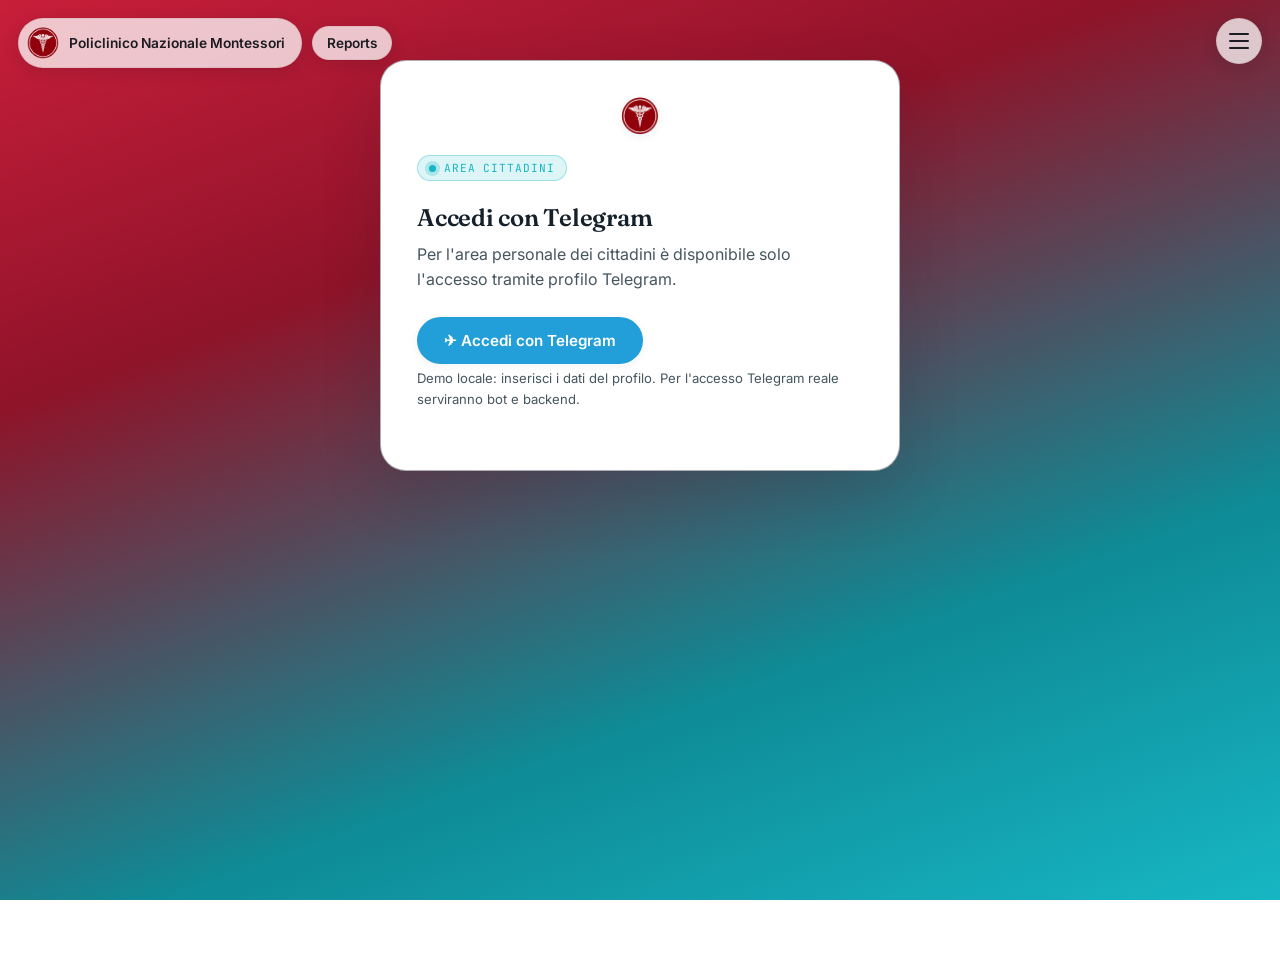
<file: index/area-personale.html>
<!DOCTYPE html>
<html lang="it">
<head>
<meta charset="UTF-8" />
<meta name="viewport" content="width=device-width, initial-scale=1.0" />
<title>Area personale — Policlinico Nazionale Montessori</title>
<link rel="stylesheet" href="../css/style.css" />
<script>(function(){var t=localStorage.getItem('pm_theme')||'light';document.documentElement.setAttribute('data-theme',t);})();</script>
</head>
<body>
  <main class="personal-shell page-top-spacer">
    <section class="container personal-layout">
      <div class="personal-login-card" id="telegram-login-panel">
        <img src="../img/logo_ospedale.png" alt="Logo Policlinico Nazionale Montessori" class="brand-mark" />
        <span class="eyebrow">Area cittadini</span>
        <h1>Accedi con Telegram</h1>
        <p>Per l'area personale dei cittadini è disponibile solo l'accesso tramite profilo Telegram.</p>
        <button type="button" class="btn btn-telegram" id="telegram-connect">✈ Accedi con Telegram</button>
        <p class="form-note">Demo locale: inserisci i dati del profilo. Per l'accesso Telegram reale serviranno bot e backend.</p>
      </div>

      <div class="telegram-connect-card" id="telegram-connect-form" hidden>
        <button class="icon-close" type="button" id="telegram-cancel" aria-label="Chiudi">×</button>
        <h2>Collega il tuo profilo Telegram</h2>
        <form id="citizen-login-form">
          <div class="field"><label for="telegram-name">Nickname Telegram</label><input id="telegram-name" name="username" placeholder="es. MarioRossi" required maxlength="32" /></div>
          <div class="field"><label for="telegram-photo">Foto profilo</label><input id="telegram-photo" name="photo" type="file" accept="image/*" /></div>
          <button class="btn btn-telegram" type="submit">Collega il profilo</button>
        </form>
      </div>

      <div class="personal-dashboard" id="citizen-dashboard" hidden>
        <header class="personal-header">
          <div class="profile-summary">
            <div class="telegram-avatar" id="citizen-avatar" aria-label="Foto profilo Telegram"></div>
            <div><span class="eyebrow">Profilo Telegram collegato</span><h1 id="citizen-name"></h1><p>Area personale del cittadino</p></div>
          </div>
          <div class="account-actions"><button class="notification-button" id="citizen-notifications" aria-label="Notifiche">🔔<span class="notification-count" id="citizen-notification-count">0</span></button><button class="btn btn-outline btn-sm" id="citizen-logout">Esci</button></div>
        </header>

        <div class="notifications-popover" id="citizen-notifications-list" hidden></div>

        <div class="personal-grid">
          <section class="panel-card">
            <span class="eyebrow">Nuovo documento</span>
            <h2>Certificato medico</h2>
            <p>Compila la richiesta: sarà presa in carico dal personale sanitario.</p>
            <button class="btn btn-primary js-open-citizen-form" data-type="certificato_medico">Compila documento</button>
          </section>
          <section class="panel-card">
            <span class="eyebrow">Nuovo documento</span>
            <h2>Cambio sesso</h2>
            <p>Compila la richiesta: sarà presa in carico dalla chirurgia.</p>
            <button class="btn btn-primary js-open-citizen-form" data-type="cambio_sesso">Compila documento</button>
          </section>
        </div>

        <section class="panel-card documents-card">
          <div class="section-title-row"><div><span class="eyebrow">Archivio</span><h2>I tuoi documenti</h2></div><p>Segui qui l'esito delle tue prenotazioni.</p></div>
          <div class="documents-list" id="citizen-documents"></div>
        </section>
      </div>
    </section>
  </main>

  <div class="modal" id="citizen-form-modal" hidden>
    <div class="modal-card">
      <button class="icon-close" type="button" data-close-modal aria-label="Chiudi">×</button>
      <span class="eyebrow">Documento sanitario</span><h2 id="citizen-form-title"></h2>
      <p class="form-note">La richiesta sarà inviata agli infermieri e, dopo la registrazione, alle figure sanitarie competenti.</p>
      <div class="form-error" id="citizen-form-error"></div>
      <form id="citizen-reservation-form">
        <input type="hidden" name="type" id="citizen-form-type" />
        <div class="field"><label for="citizen-first-name">Nome</label><input id="citizen-first-name" name="nome" required /></div>
        <div class="field"><label for="citizen-last-name">Cognome</label><input id="citizen-last-name" name="cognome" required /></div>
        <div class="field"><label for="citizen-note">Note per il personale</label><input id="citizen-note" name="note" maxlength="200" placeholder="Facoltativo" /></div>
        <button class="btn btn-primary" type="submit">Invia documento</button>
      </form>
    </div>
  </div>

<script src="../js/i18n.js"></script>
<script src="../js/auth.js"></script>
<script src="../js/reservations.js"></script>
<script src="../js/site-menu.js"></script>
<script src="../js/citizen.js"></script>
</body>
</html>
</file>
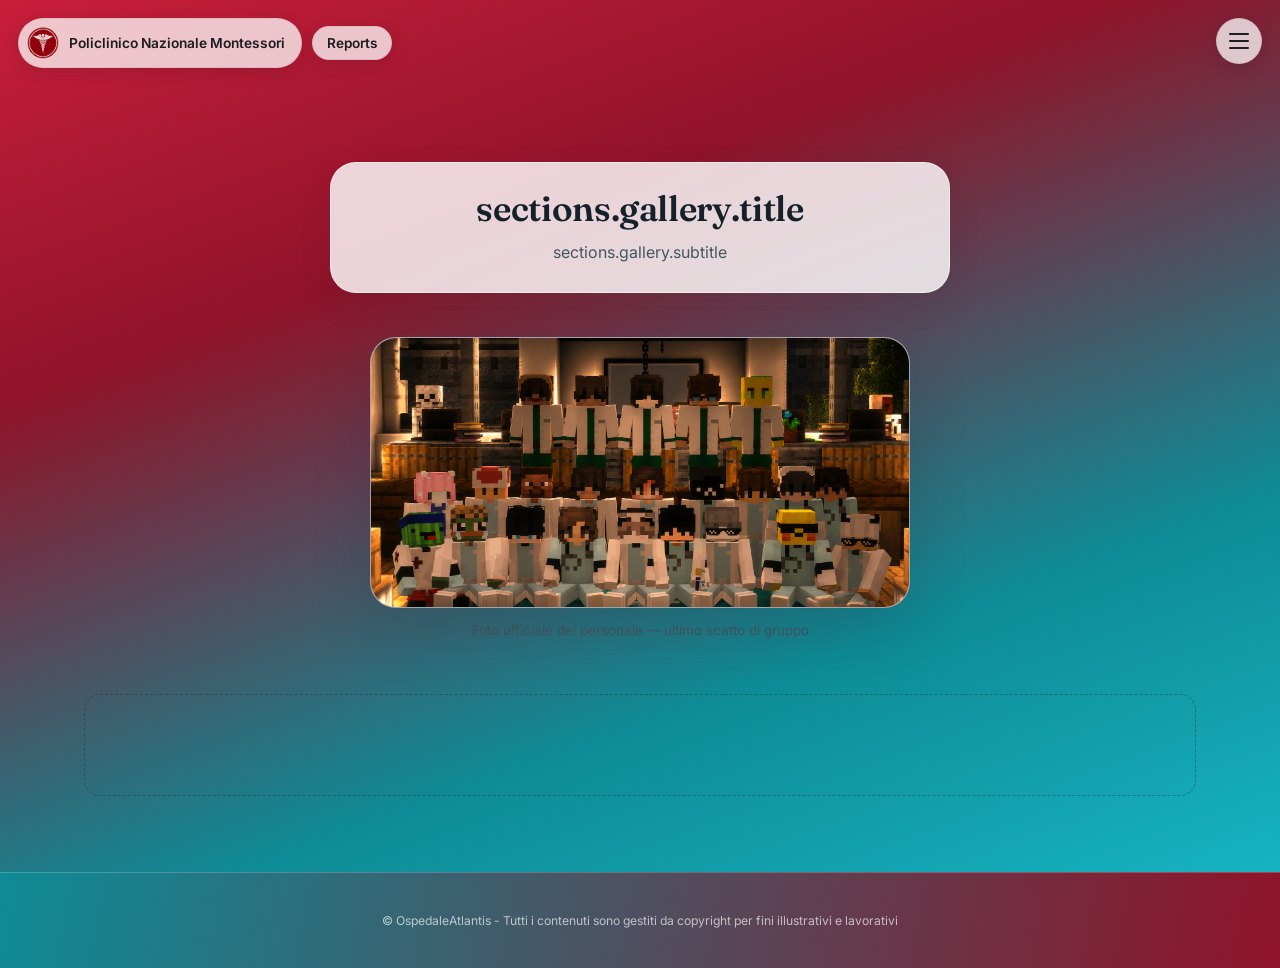
<file: index/galleria.html>
<!DOCTYPE html>
<html lang="it">
<head>
<meta charset="UTF-8" />
<meta name="viewport" content="width=device-width, initial-scale=1.0" />
<title>Foto di Gruppo — Policlinico Nazionale Montessori</title>
<link rel="stylesheet" href="../css/style.css" />
<script>(function(){var t=localStorage.getItem('pm_theme')||'light';document.documentElement.setAttribute('data-theme',t);})();</script>
</head>
<body>

<div class="page-top-spacer"></div>

<section>
  <div class="container">
    <div class="section-head reveal">
      <h2 data-i18n="sections.gallery.title">Foto di Gruppo</h2>
      <p data-i18n="sections.gallery.subtitle">I momenti ufficiali del personale.</p>
    </div>

    <div class="gallery-featured reveal">
      <div class="gallery-featured-frame">
        <img src="../img/foto_gruppo1.png" alt="Foto di gruppo ufficiale dello staff del Policlinico Nazionale Montessori"
          onerror="this.parentElement.classList.add('img-missing'); this.remove();" />
        <div class="img-missing-note">
          ⚠️ Immagine non trovata.<br />Verifica che <code>foto_gruppo1.png</code> sia dentro la cartella <code>img</code>.
        </div>
      </div>
      <span class="gallery-featured-caption">Foto ufficiale del personale — ultimo scatto di gruppo</span>
    </div>

    <div class="gallery-toolbar">
      <button class="btn btn-primary btn-sm" id="btn-toggle-upload" style="display:none;" data-i18n="gallery.addPhoto">Aggiungi Foto</button>
    </div>

    <div class="upload-panel" id="upload-panel">
      <h3 data-i18n="gallery.uploadTitle">Carica una nuova fotografia</h3>
      <div class="form-error" id="upload-error"></div>
      <div class="form-success" id="upload-success"></div>
      <form id="upload-form" class="upload-row">
        <input type="file" name="photo" accept="image/png, image/jpeg, image/webp" required />
        <input type="text" name="caption" data-i18n-placeholder="gallery.caption" placeholder="Didascalia (facoltativa)" style="flex:1; min-width:200px; padding:10px 14px; border-radius:10px; border:1px solid var(--line);" />
        <button type="submit" class="btn btn-primary btn-sm" data-i18n="gallery.upload.submit">Carica</button>
      </form>
    </div>

    <div class="gallery-grid" id="gallery-grid"></div>
    <div class="gallery-empty" id="gallery-empty" style="display:none;"></div>
  </div>
</section>

<footer>
  <div class="container footer-inner">
    <span class="footer-text" data-i18n="footer.text">Policlinico Nazionale Montessori — Atlantis RP.</span>
    <div class="footer-copy">© OspedaleAtlantis - Tutti i contenuti sono gestiti da copyright per fini illustrativi e lavorativi</div>
  </div>
</footer>

<script src="../js/api.js"></script>
<script src="../js/i18n.js"></script>
<script src="../js/main.js"></script>
<script src="../js/auth.js"></script>
<script src="../js/site-menu.js"></script>
<script src="../js/gallery.js"></script>
</body>
</html>
</file>
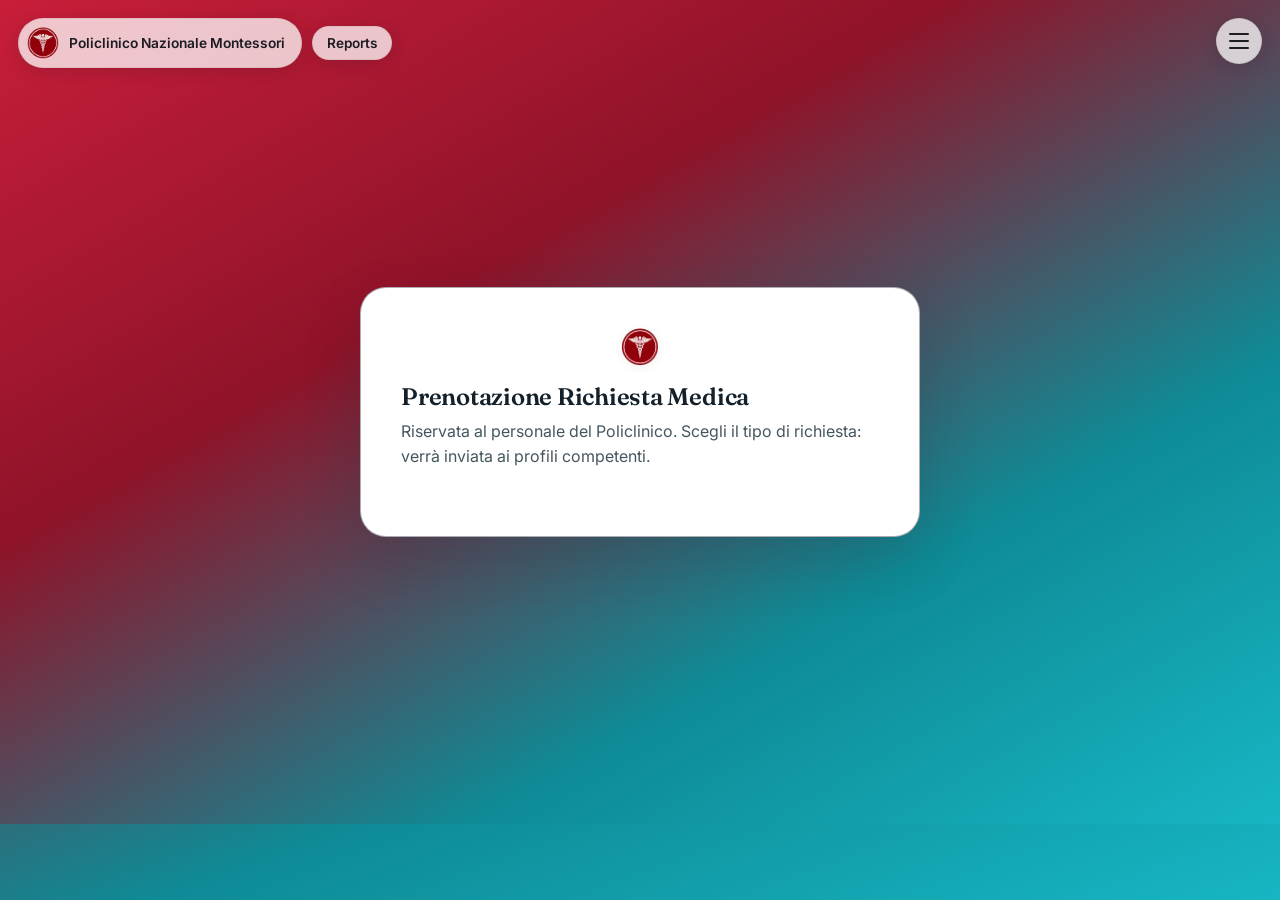
<file: index/prenotazione-cambio-sesso.html>
<!DOCTYPE html>
<html lang="it">
<head>
<meta charset="UTF-8" />
<meta name="viewport" content="width=device-width, initial-scale=1.0" />
<title>Prenotazione Richiesta Medica — Policlinico Nazionale Montessori</title>
<link rel="stylesheet" href="../css/style.css" />
<script>(function(){var t=localStorage.getItem('pm_theme')||'light';document.documentElement.setAttribute('data-theme',t);})();</script>
</head>
<body>

<div class="auth-shell">
  <div class="auth-card" style="max-width:560px;">

    <img src="../img/logo_ospedale.png" alt="Logo Policlinico Nazionale Montessori" class="brand-mark" />
    <h1>Prenotazione Richiesta Medica</h1>
    <p class="auth-subtitle">Riservata al personale del Policlinico. Scegli il tipo di richiesta: verrà inviata ai profili competenti.</p>

    <div id="reservation-denied" class="reservation-denied" style="display:none; margin-top:20px; padding:0;">
      <p class="form-note">Devi essere autenticato/a con un account del personale per compilare questa prenotazione.</p>
      <p class="form-note" style="margin-top:10px;"><a href="login.html">Vai al login</a> — <a href="dashboard.html">Torna all'area riservata</a></p>
    </div>

    <div id="reservation-form-wrap" style="display:none; margin-top:20px;">
      <div class="form-error" id="reservation-error"></div>
      <div class="form-success" id="reservation-success"></div>

      <form id="reservation-form">
        <div class="field">
          <label for="tipo">Tipo di richiesta</label>
          <select id="tipo" name="tipo" required style="width:100%; padding:12px 14px; border-radius:var(--radius-sm); border:1px solid var(--line); font-family:var(--font-body); font-size:0.95rem; background:var(--white); color:var(--ink);">
            <option value="" disabled selected>Seleziona</option>
            <option value="cambio_sesso">Cambio Sesso</option>
            <option value="certificato_medico">Certificato Medico</option>
          </select>
          <p class="form-note" id="tipo-hint" style="margin-top:8px;"></p>
        </div>
        <div class="field">
          <label for="nome">Nome</label>
          <input type="text" id="nome" name="nome" required />
        </div>
        <div class="field">
          <label for="cognome">Cognome</label>
          <input type="text" id="cognome" name="cognome" required />
        </div>
        <div class="field">
          <label for="cf">C.F. (nick)</label>
          <input type="text" id="cf" name="cf" required placeholder="Nickname in-game" />
        </div>
        <div class="field">
          <label for="sesso">Sesso</label>
          <select id="sesso" name="sesso" required style="width:100%; padding:12px 14px; border-radius:var(--radius-sm); border:1px solid var(--line); font-family:var(--font-body); font-size:0.95rem; background:var(--white); color:var(--ink);">
            <option value="" disabled selected>Seleziona</option>
            <option value="M">M</option>
            <option value="F">F</option>
          </select>
        </div>
        <button type="submit" class="btn btn-primary" style="width:100%;">Invia prenotazione</button>
      </form>

      <p class="form-note" style="margin-top:18px;"><a href="dashboard.html">Torna all'area riservata</a></p>
    </div>

  </div>
</div>

<script src="../js/api.js"></script>
<script src="../js/i18n.js"></script>
<script src="../js/main.js"></script>
<script src="../js/auth.js"></script>
<script src="../js/site-menu.js"></script>
<script src="../js/reservations.js"></script>
<script>
  var PM_REQUEST_TYPES = {
    cambio_sesso: {
      roles: ["Chirurgo Specializzando", "Chirurgo Strutturato", "Chirurgo Vice Primario", "Chirurgo Primario", "Dirigente"],
      success: "Prenotazione inviata al Chirurgo.",
      hint: "La richiesta verrà inviata ai profili dei Chirurghi."
    },
    certificato_medico: {
      roles: ["Medico di Base", "Medico di Laboratorio", "Medico Responsabile Ambulatorio", "Chirurgo Specializzando", "Chirurgo Strutturato", "Chirurgo Vice Primario", "Chirurgo Primario", "Dirigente"],
      success: "Prenotazione inviata a Medico/Chirurgo.",
      hint: "La richiesta verrà inviata ai profili dei Medici e dei Chirurghi."
    }
  };

  document.addEventListener("DOMContentLoaded", function () {
    pmGuardReservationPage();

    var tipoSelect = document.getElementById("tipo");
    var tipoHint = document.getElementById("tipo-hint");
    tipoSelect.addEventListener("change", function () {
      var conf = PM_REQUEST_TYPES[tipoSelect.value];
      tipoHint.textContent = conf ? conf.hint : "";
    });

    var form = document.getElementById("reservation-form");
    if (form) {
      form.addEventListener("submit", function (e) {
        var conf = PM_REQUEST_TYPES[tipoSelect.value];
        if (!conf) {
          e.preventDefault();
          var errorBox = document.getElementById("reservation-error");
          if (errorBox) {
            errorBox.textContent = "Seleziona il tipo di richiesta.";
            errorBox.style.display = "block";
          }
          return;
        }
        pmHandleReservationSubmit(e, tipoSelect.value, conf.roles, conf.success);
      });
    }
  });
</script>
</body>
</html>
</file>
<file: css/style.css>
/* ============================================================
   Policlinico Nazionale Montessori — design system
   Palette: bianco clinico, rosso istituzionale, ciano diagnostico
   Display: Fraunces (targa/istituzionale) — Body: Inter — Dati: JetBrains Mono
   ============================================================ */

@import url('https://fonts.googleapis.com/css2?family=Fraunces:opsz,wght@9..144,400;9..144,500;9..144,600;9..144,700&family=Inter:wght@400;500;600;700&family=JetBrains+Mono:wght@400;500;600&display=swap');

/* Gestione personale */
.staff-role-select { width: 100%; min-width: 190px; padding: 9px 34px 9px 11px; border: 1px solid var(--line); border-radius: 10px; background: var(--white); color: var(--ink); font: 600 .84rem var(--font-body); cursor: pointer; }
.staff-role-select:focus { outline: 3px solid color-mix(in srgb, var(--primary) 22%, transparent); border-color: var(--primary); }
.staff-role-label { font-weight: 600; }
.staff-text-input { width: 100%; min-width: 115px; padding: 8px 9px; border: 1px solid var(--line); border-radius: 8px; background: var(--white); color: var(--ink); font: 500 .86rem var(--font-body); }
.extra-role-pills { display: flex; flex-wrap: wrap; gap: 6px; }
.extra-role-pill input { position: absolute; opacity: 0; pointer-events: none; }
.extra-role-pill span { display: inline-flex; padding: 5px 9px; border: 1px solid var(--line); border-radius: 999px; background: var(--surface, var(--white)); font-size: .75rem; font-weight: 600; cursor: pointer; }
.extra-role-pill input:checked + span { border-color: var(--primary); color: var(--primary); background: color-mix(in srgb, var(--primary) 12%, white); }
.staff-action-buttons { display: flex; flex-wrap: wrap; gap: 6px; align-items: center; }
.staff-status { font-size: .78rem; font-weight: 700; color: #9a5b21; }
.staff-status.is-active { color: #287544; }
.staff-board-lock { color: #7d5a13; font-size: .76rem; font-weight: 700; }
.staff-create-form { margin-top: 24px; padding-top: 22px; border-top: 1px solid var(--line); }

/* Dashboard direzione: lettura più ordinata */
#direction-actions { max-width: 1440px; }
.direction-accounts-panel { overflow: hidden; border: 1px solid var(--line); box-shadow: 0 16px 42px rgba(24, 48, 76, .09); }
.direction-accounts-panel .section-title-row { padding: 8px 4px 20px; border-bottom: 1px solid var(--line); margin-bottom: 16px; }
.accounts-table-scroll { border: 1px solid var(--line); border-radius: 14px; max-height: 620px; background: var(--white); }
.accounts-table { min-width: 1120px; border-collapse: separate; border-spacing: 0; }
.accounts-table th { position: sticky; top: 0; z-index: 2; background: #eff5f8; color: var(--ink); font-size: .73rem; letter-spacing: .06em; text-transform: uppercase; white-space: nowrap; }
.accounts-table td { vertical-align: middle; padding: 14px 10px; border-bottom: 1px solid var(--line); }
.accounts-table td:nth-child(1), .accounts-table td:nth-child(2) { min-width: 150px; }
.accounts-table td:nth-child(3) { min-width: 225px; }
.accounts-table td:nth-child(4) { min-width: 185px; }
.accounts-table td:nth-child(6) { min-width: 310px; }
.direction-side-col .panel-card { border: 1px solid var(--line); box-shadow: 0 12px 30px rgba(24, 48, 76, .07); }
.bando-panel-intro { padding: 14px; border-radius: 12px; background: #f2f8fa; }
@media (max-width: 760px) { .accounts-table-scroll { max-height: 520px; } .direction-accounts-panel { padding: 18px; } }

:root {
  --white: #FAFCFD;
  --white-panel: #FFFFFF;
  --ink: #14212B;
  --ink-soft: #45565F;
  --red: #C81E3A;
  --red-deep: #8F1329;
  --red-tint: #FBE7EA;
  --cyan: #17B6C4;
  --cyan-deep: #0E8B96;
  --cyan-tint: #E3F7F8;
  --line: rgba(20, 33, 43, 0.10);
  --line-soft: rgba(20, 33, 43, 0.06);
  --shadow-sm: 0 2px 10px rgba(20, 33, 43, 0.06);
  --shadow-md: 0 12px 32px rgba(20, 33, 43, 0.10);
  --shadow-lg: 0 24px 60px rgba(20, 33, 43, 0.16);
  --radius-sm: 10px;
  --radius-md: 16px;
  --radius-lg: 26px;
  --font-display: 'Fraunces', Georgia, serif;
  --font-body: 'Inter', -apple-system, BlinkMacSystemFont, 'Segoe UI', sans-serif;
  --font-mono: 'JetBrains Mono', 'Consolas', monospace;
  --nav-h: 76px;
  --menu-h: 64px;
}

/* Tema scuro — attivato mettendo data-theme="dark" su <html> (vedi js/site-menu.js) */
html[data-theme="dark"] {
  --white: #0E1418;
  --white-panel: #161E24;
  --ink: #EAF1F4;
  --ink-soft: #9FB0B8;
  --red-tint: rgba(200, 30, 58, 0.16);
  --cyan-tint: rgba(23, 182, 196, 0.14);
  --line: rgba(234, 241, 244, 0.12);
  --line-soft: rgba(234, 241, 244, 0.07);
  --shadow-sm: 0 2px 10px rgba(0, 0, 0, 0.25);
  --shadow-md: 0 12px 32px rgba(0, 0, 0, 0.35);
  --shadow-lg: 0 24px 60px rgba(0, 0, 0, 0.5);
}
html[data-theme="dark"] body {
  background: linear-gradient(160deg, #2b0a13 0%, #1a0810 30%, #062327 70%, #04191c 100%);
  background-attachment: fixed;
}

* { box-sizing: border-box; }

html { scroll-behavior: smooth; }

body {
  margin: 0;
  font-family: var(--font-body);
  color: var(--ink);
  background: linear-gradient(160deg, var(--red) 0%, var(--red-deep) 30%, var(--cyan-deep) 70%, var(--cyan) 100%);
  background-attachment: fixed;
  -webkit-font-smoothing: antialiased;
}

img { max-width: 100%; display: block; }

a { color: inherit; text-decoration: none; }

h1, h2, h3, h4 {
  font-family: var(--font-display);
  font-weight: 600;
  line-height: 1.12;
  margin: 0;
  letter-spacing: -0.01em;
}

p { margin: 0; line-height: 1.6; color: var(--ink-soft); }

.container {
  max-width: 1160px;
  margin: 0 auto;
  padding: 0 24px;
}

@media (prefers-reduced-motion: reduce) {
  * { animation-duration: 0.01ms !important; animation-iteration-count: 1 !important; transition-duration: 0.01ms !important; scroll-behavior: auto !important; }
}

/* ---------- Buttons ---------- */

.btn {
  display: inline-flex;
  align-items: center;
  justify-content: center;
  gap: 8px;
  padding: 13px 26px;
  border-radius: 999px;
  font-family: var(--font-body);
  font-weight: 600;
  font-size: 0.95rem;
  border: 1px solid transparent;
  cursor: pointer;
  transition: transform 0.18s ease, box-shadow 0.18s ease, background 0.18s ease, color 0.18s ease;
}
.btn:focus-visible { outline: 3px solid var(--cyan); outline-offset: 2px; }
.btn:active { transform: translateY(1px); }

.btn-primary {
  background: linear-gradient(135deg, var(--red) 0%, var(--red-deep) 100%);
  color: #fff;
  box-shadow: var(--shadow-sm);
}
.btn-primary:hover { box-shadow: var(--shadow-md); transform: translateY(-1px); }

.btn-outline {
  background: rgba(255,255,255,0.75);
  color: var(--ink);
  border-color: var(--line);
  backdrop-filter: blur(8px);
}
.btn-outline:hover { border-color: var(--cyan); color: var(--cyan-deep); }

.btn-ghost {
  background: transparent;
  color: var(--ink-soft);
  padding: 10px 16px;
}
.btn-ghost:hover { color: var(--red); }

.btn-sm { padding: 8px 16px; font-size: 0.82rem; border-radius: 999px; }
.btn-danger { background: var(--red-tint); color: var(--red-deep); }
.btn-danger:hover { background: var(--red); color: #fff; }
.btn:disabled { opacity: 0.5; cursor: not-allowed; transform: none !important; }

/* ---------- Nav ---------- */

.site-nav {
  position: sticky; top: 0; z-index: 100;
  height: var(--nav-h);
  display: flex; align-items: center;
  background: linear-gradient(100deg, var(--red) 0%, var(--red-deep) 45%, var(--cyan-deep) 100%);
  border-bottom: 1px solid rgba(255,255,255,0.15);
}
.nav-inner { display: flex; align-items: center; justify-content: space-between; width: 100%; gap: 20px; }
.brand { display: flex; align-items: center; gap: 10px; font-family: var(--font-display); font-weight: 600; font-size: 1.05rem; white-space: nowrap; color: #fff; }
.brand-mark {
  width: 38px; height: 38px; border-radius: 11px;
  background: linear-gradient(135deg, #fff, var(--cyan-tint));
  display: flex; align-items: center; justify-content: center;
  color: var(--red-deep); font-family: var(--font-display); font-weight: 700; font-size: 1.05rem;
  box-shadow: var(--shadow-sm);
}
img.brand-mark { border-radius: 50%; object-fit: cover; background: var(--white-panel); }
.nav-links { display: flex; align-items: center; gap: 4px; }
.nav-links a {
  padding: 9px 14px; border-radius: 999px; font-size: 0.92rem; font-weight: 500; color: rgba(255,255,255,0.88);
  transition: background 0.15s ease, color 0.15s ease;
}
.nav-links a:hover, .nav-links a.active { background: rgba(255,255,255,0.18); color: #fff; }
.nav-links a.nav-external { display: inline-flex; align-items: center; gap: 6px; }

.nav-right { display: flex; align-items: center; gap: 10px; }

.lang-switch { display: flex; gap: 2px; background: rgba(255,255,255,0.18); border-radius: 999px; padding: 3px; }
.lang-switch button {
  border: none; background: transparent; padding: 6px 10px; border-radius: 999px;
  font-family: var(--font-mono); font-size: 0.72rem; font-weight: 600; letter-spacing: 0.02em;
  color: rgba(255,255,255,0.85); cursor: pointer; transition: background 0.15s ease, color 0.15s ease;
}
.lang-switch button.active { background: var(--white-panel); color: var(--red); box-shadow: var(--shadow-sm); }

.nav-toggle { display: none; background: none; border: none; cursor: pointer; padding: 8px; }
.nav-toggle span { display: block; width: 22px; height: 2px; background: #fff; margin: 5px 0; border-radius: 2px; }

/* ---------- Account popup (menu a tre linee) ---------- */

.nav-right { position: relative; }

.account-toggle {
  background: rgba(255,255,255,0.16); border: none; border-radius: 10px;
  width: 42px; height: 42px; display: flex; align-items: center; justify-content: center;
  cursor: pointer; transition: background 0.15s ease;
}
.account-toggle:hover { background: rgba(255,255,255,0.28); }
.account-toggle span { display: block; width: 20px; height: 2px; background: #fff; margin: 3px 0; border-radius: 2px; }

.account-popup {
  position: absolute; top: calc(100% + 12px); right: 0; width: 270px;
  background: #1c2027; border-radius: 18px; box-shadow: var(--shadow-lg);
  padding: 16px; z-index: 300; display: none;
}
.account-popup.open { display: block; }

.account-popup .account-head {
  display: flex; align-items: center; gap: 12px;
  padding-bottom: 14px; margin-bottom: 10px; border-bottom: 1px solid rgba(255,255,255,0.12);
}
.account-popup .account-avatar {
  width: 46px; height: 46px; border-radius: 12px; flex-shrink: 0;
  background: linear-gradient(135deg, var(--red), var(--cyan));
  display: flex; align-items: center; justify-content: center;
  color: #fff; font-weight: 700; font-family: var(--font-display); font-size: 1.05rem;
}
.account-popup .account-name { color: #fff; font-weight: 700; font-size: 0.98rem; }
.account-popup .account-status { color: rgba(255,255,255,0.5); font-size: 0.78rem; margin-top: 2px; }
.account-popup .account-status.online::before {
  content: ''; display: inline-block; width: 7px; height: 7px; border-radius: 50%;
  background: #3ddc84; margin-right: 5px;
}

.account-popup .popup-item {
  display: flex; align-items: center; gap: 10px; padding: 10px 8px; border-radius: 10px;
  color: rgba(255,255,255,0.85); font-size: 0.9rem; font-weight: 500; cursor: pointer; text-decoration: none;
}
.account-popup .popup-item:hover { background: rgba(255,255,255,0.08); color: #fff; }
.account-popup .popup-item.danger { color: #ff6b6b; }
.account-popup .popup-item.danger:hover { background: rgba(255,107,107,0.12); }

.account-popup .popup-langs { display: flex; gap: 6px; padding: 8px 8px 4px; }
.account-popup .popup-langs button {
  flex: 1; border: none; border-radius: 10px; padding: 8px 0;
  background: rgba(255,255,255,0.08); color: rgba(255,255,255,0.75);
  font-family: var(--font-mono); font-size: 0.74rem; font-weight: 600; letter-spacing: 0.02em; cursor: pointer;
  transition: background 0.15s ease, color 0.15s ease;
}
.account-popup .popup-langs button.active { background: #fff; color: var(--red); }
.account-popup .popup-langs button:hover:not(.active) { background: rgba(255,255,255,0.16); color: #fff; }

@media (max-width: 900px) {
  .nav-links { position: fixed; top: var(--nav-h); left: 0; right: 0; background: var(--white-panel);
    flex-direction: column; align-items: stretch; padding: 10px 20px 20px; border-bottom: 1px solid var(--line);
    box-shadow: var(--shadow-md); transform: translateY(-8px); opacity: 0; pointer-events: none; transition: all 0.2s ease; }
  .nav-links.open { transform: translateY(0); opacity: 1; pointer-events: auto; }
  .nav-links a { padding: 12px 14px; color: var(--ink-soft) !important; }
  .nav-links a:hover, .nav-links a.active { background: var(--cyan-tint) !important; color: var(--cyan-deep) !important; }
  .nav-toggle { display: block; }
}

/* ---------- Menu flottante (sostituisce la barra in alto) ---------- */

.site-brand-float {
  position: fixed; top: 16px; left: 16px; z-index: 300;
  display: flex; align-items: center; gap: 9px;
  background: rgba(20, 33, 43, 0.5); backdrop-filter: blur(14px);
  border: 1px solid rgba(255,255,255,0.16); border-radius: 999px;
  padding: 7px 16px 7px 7px; box-shadow: var(--shadow-md);
  font-family: var(--font-display); font-weight: 600; font-size: 0.86rem; color: #fff;
  text-decoration: none; max-width: calc(100vw - 90px);
}
.site-brand-float .brand-mark { width: 30px; height: 30px; font-size: 0.86rem; flex-shrink: 0; }
.site-brand-float .brand-logo-icon { width: 30px; height: 30px; border-radius: 50%; object-fit: cover; flex-shrink: 0; }
.site-brand-float span { overflow: hidden; text-overflow: ellipsis; white-space: nowrap; }

.site-menu-toggle {
  position: fixed; top: 16px; right: 16px; z-index: 301;
  background: var(--white-panel);
  border: 1px solid var(--line); border-radius: 12px;
  width: 48px; height: 48px; display: flex; flex-direction: column; align-items: center; justify-content: center; gap: 4px;
  cursor: pointer; box-shadow: var(--shadow-md); transition: background 0.15s ease;
}
.site-menu-toggle:hover { background: var(--cyan-tint); }
.site-menu-toggle span { display: block; width: 22px; height: 2px; background: var(--ink); border-radius: 2px; transition: transform 0.2s ease, opacity 0.2s ease; }
.site-menu-toggle[aria-expanded="true"] span:nth-child(1) { transform: translateY(6px) rotate(45deg); }
.site-menu-toggle[aria-expanded="true"] span:nth-child(2) { opacity: 0; }
.site-menu-toggle[aria-expanded="true"] span:nth-child(3) { transform: translateY(-6px) rotate(-45deg); }

.site-menu-panel {
  position: fixed; top: 72px; right: 16px; z-index: 300; width: 300px; max-width: calc(100vw - 32px);
  max-height: calc(100vh - 90px); overflow-y: auto;
  background: #1c2027; border-radius: 18px; box-shadow: var(--shadow-lg);
  padding: 10px; display: none;
}
.site-menu-panel.open { display: block; }

.site-menu-section { padding: 6px 4px 10px; border-bottom: 1px solid rgba(255,255,255,0.1); margin-bottom: 6px; }
.site-menu-section:last-child { border-bottom: none; margin-bottom: 0; }
.site-menu-label { font-family: var(--font-mono); font-size: 0.66rem; letter-spacing: 0.06em; text-transform: uppercase; color: rgba(255,255,255,0.4); padding: 6px 10px 4px; }

.site-menu-item {
  display: flex; align-items: center; gap: 10px; padding: 10px 10px; border-radius: 10px;
  color: rgba(255,255,255,0.85); font-size: 0.9rem; font-weight: 500; cursor: pointer; text-decoration: none;
  background: none; border: none; width: 100%; text-align: left; font-family: var(--font-body);
}
.site-menu-item:hover, .site-menu-item.active { background: rgba(255,255,255,0.08); color: #fff; }
.site-menu-item.danger { color: #ff6b6b; }
.site-menu-item.danger:hover { background: rgba(255,107,107,0.12); }

.site-submenu { padding-left: 14px; }
.site-submenu .site-menu-item { font-size: 0.84rem; color: rgba(255,255,255,0.65); }

.site-menu-langs { display: flex; gap: 6px; padding: 4px 10px 2px; }
.site-menu-langs button {
  flex: 1; border: none; border-radius: 10px; padding: 8px 0;
  background: rgba(255,255,255,0.08); color: rgba(255,255,255,0.75);
  font-family: var(--font-mono); font-size: 0.74rem; font-weight: 600; letter-spacing: 0.02em; cursor: pointer;
  transition: background 0.15s ease, color 0.15s ease;
}
.site-menu-langs button.active { background: #fff; color: var(--red); }
.site-menu-langs button:hover:not(.active) { background: rgba(255,255,255,0.16); color: #fff; }

.site-menu-theme {
  display: flex; align-items: center; justify-content: space-between; gap: 10px;
  padding: 10px 10px; border-radius: 10px; margin: 2px 4px 0;
  background: rgba(255,255,255,0.06); border: none; width: calc(100% - 8px); cursor: pointer;
  color: rgba(255,255,255,0.85); font-size: 0.88rem; font-family: var(--font-body); font-weight: 500;
}
.site-menu-theme:hover { background: rgba(255,255,255,0.1); }

.site-menu-account-head {
  display: flex; align-items: center; gap: 12px; padding: 6px 6px 12px; margin-bottom: 6px; border-bottom: 1px solid rgba(255,255,255,0.12);
}
.site-menu-account-head .account-avatar {
  width: 42px; height: 42px; border-radius: 11px; flex-shrink: 0; overflow: hidden;
  background: linear-gradient(135deg, var(--red), var(--cyan));
  display: flex; align-items: center; justify-content: center;
  color: #fff; font-weight: 700; font-family: var(--font-display); font-size: 0.98rem;
}
.site-menu-account-head .account-avatar img { width: 100%; height: 100%; object-fit: cover; }
.site-menu-account-head .account-name { color: #fff; font-weight: 700; font-size: 0.94rem; }
.site-menu-account-head .account-status { color: rgba(255,255,255,0.5); font-size: 0.76rem; margin-top: 2px; }

/* Contenuto spostato più in basso dato che non c'è più la barra sticky in alto */
.page-top-spacer { height: 86px; }
.auth-shell { padding-top: 86px; }

/* ---------- Prenotazioni (cambio sesso / certificato medico) ---------- */

.reservation-denied {
  max-width: 520px; margin: 0 auto; text-align: center;
  background: var(--white-panel); border: 1px solid var(--line); border-radius: var(--radius-lg);
  padding: 40px 34px; box-shadow: var(--shadow-lg);
}
.reservation-denied .eyebrow { margin-bottom: 14px; }

.reservations-list { display: flex; flex-direction: column; gap: 12px; }
.reservation-row {
  display: flex; flex-wrap: wrap; gap: 14px; align-items: center; justify-content: space-between;
  padding: 14px 16px; border-radius: var(--radius-sm); border: 1px solid var(--line); background: var(--white);
}
.reservation-row .res-info { font-size: 0.86rem; line-height: 1.5; }
.reservation-row .res-info b { color: var(--ink); }
.reservation-tag {
  font-family: var(--font-mono); font-size: 0.68rem; text-transform: uppercase; letter-spacing: 0.05em;
  padding: 4px 10px; border-radius: 999px; background: var(--cyan-tint); color: var(--cyan-deep);
}
.reservation-tag.tag-sesso { background: var(--red-tint); color: var(--red-deep); }
.reservations-empty { text-align: center; padding: 30px 20px; color: var(--ink-soft); border: 1px dashed var(--line); border-radius: var(--radius-md); }

.reservation-counters { display: flex; gap: 14px; flex-wrap: wrap; margin: 16px 0 4px; }
.reservation-counter {
  flex: 1; min-width: 160px; background: var(--white); border: 1px solid var(--line);
  border-radius: var(--radius-md); padding: 16px 18px;
}
.reservation-counter-label {
  font-family: var(--font-mono); font-size: 0.68rem; text-transform: uppercase; letter-spacing: 0.05em;
  color: var(--ink-soft); margin-bottom: 8px;
}
.reservation-counter-row { display: flex; align-items: baseline; gap: 6px; font-size: 0.82rem; color: var(--ink-soft); }
.reservation-counter-row b { font-family: var(--font-display); font-size: 1.15rem; color: var(--ink); }

/* ---------- ECG divider — signature element ---------- */

.ecg-divider { width: 100%; height: 46px; overflow: hidden; }
.ecg-divider svg { width: 100%; height: 100%; display: block; }
.ecg-line {
  fill: none; stroke: var(--cyan); stroke-width: 2; stroke-linecap: round; stroke-linejoin: round;
  stroke-dasharray: 1400; stroke-dashoffset: 1400;
  animation: ecg-draw 3.4s ease-in-out infinite;
}
.ecg-line.ecg-red { stroke: var(--red); animation-delay: 0.15s; opacity: 0.55; }
@keyframes ecg-draw {
  0% { stroke-dashoffset: 1400; }
  55% { stroke-dashoffset: 0; }
  100% { stroke-dashoffset: -1400; }
}

/* ---------- Hero ---------- */

.hero { position: relative; min-height: 640px; display: flex; align-items: flex-end; overflow: hidden; }
@media (min-width: 900px) { .hero { min-height: 780px; } }
@media (min-width: 1400px) { .hero { min-height: 880px; } }
.hero-media { position: absolute; inset: 0; z-index: 0; }
.hero-media img { width: 100%; height: 100%; object-fit: cover; object-position: center 32%; }
.hero-media::after {
  content: ''; position: absolute; inset: 0;
  background: linear-gradient(180deg, rgba(20,33,43,0.12) 0%, rgba(20,33,43,0.5) 65%, rgba(20,33,43,0.86) 100%);
}
.hero-media img { filter: saturate(1.05) contrast(1.03); }
.hero-content { position: relative; z-index: 1; width: 100%; padding: 60px 24px 44px; color: #fff; }
.hero-panel {
  max-width: 540px; background: rgba(20, 33, 43, 0.46); backdrop-filter: blur(18px);
  border: 1px solid rgba(255,255,255,0.16); border-radius: var(--radius-md);
  padding: 26px 30px; box-shadow: var(--shadow-lg);
}
.eyebrow {
  display: inline-flex; align-items: center; gap: 8px; font-family: var(--font-mono);
  font-size: 0.7rem; letter-spacing: 0.08em; text-transform: uppercase; color: var(--cyan);
  background: rgba(23, 182, 196, 0.14); border: 1px solid rgba(23, 182, 196, 0.35);
  padding: 5px 11px; border-radius: 999px; margin-bottom: 14px;
}
.eyebrow::before { content: ''; width: 7px; height: 7px; border-radius: 50%; background: var(--cyan); box-shadow: 0 0 0 4px rgba(23,182,196,0.25); }
.hero h1 { font-size: clamp(1.6rem, 3.2vw, 2.3rem); color: #fff; }
.hero-subtitle { margin-top: 10px; color: rgba(255,255,255,0.82); font-size: 0.92rem; max-width: 48ch; }
.hero-cta { display: flex; flex-wrap: wrap; gap: 10px; margin-top: 18px; }
.hero-cta .btn { padding: 10px 20px; font-size: 0.86rem; }

.hero-cta-groups { display: flex; flex-direction: column; gap: 16px; margin-top: 18px; }
.hero-cta-group { display: flex; flex-direction: column; gap: 8px; padding: 12px 14px; border-radius: 14px; border: 1px solid rgba(255,255,255,0.16); }
.hero-cta-label { font-size: 0.78rem; font-weight: 600; color: rgba(255,255,255,0.85); }
.hero-cta-group .hero-cta { margin-top: 0; }
.hero-cta-group-patient { background: rgba(34, 158, 217, 0.14); border-color: rgba(34, 158, 217, 0.4); }
.hero-cta-group-staff { background: rgba(255,255,255,0.04); }
.hero-cta-group-recruitment { background: rgba(200,30,58,0.14); border-color: rgba(200,30,58,0.55); }
.btn-recruitment { background: linear-gradient(135deg, var(--red) 0%, var(--red-deep) 100%); color: #fff; box-shadow: var(--shadow-sm); }
.btn-recruitment:hover { color: #fff; transform: translateY(-1px); box-shadow: var(--shadow-md); }

.hero-stats { display: flex; gap: 22px; margin-top: 22px; padding-top: 16px; border-top: 1px solid rgba(255,255,255,0.18); }
.hero-stat b { display: block; font-family: var(--font-display); font-size: 1.2rem; color: #fff; }
.hero-stat span { font-size: 0.72rem; color: rgba(255,255,255,0.68); }

/* ---------- Sections ---------- */

section { padding: 76px 0; }
.section-head {
  max-width: 620px; margin: 0 auto 44px; text-align: center;
  background: rgba(255,255,255,0.82); backdrop-filter: blur(14px);
  border: 1px solid rgba(255,255,255,0.5); border-radius: var(--radius-lg);
  padding: 26px 32px; box-shadow: var(--shadow-md);
}
.section-head h2 { font-size: clamp(1.6rem, 3vw, 2.2rem); }
.section-head p { margin-top: 12px; font-size: 1rem; }

.about-block { display: flex; flex-direction: column; gap: 32px; max-width: 880px; margin: 0 auto; }
.about-block > div:not(.about-card) {
  background: rgba(255,255,255,0.82); backdrop-filter: blur(14px);
  border: 1px solid rgba(255,255,255,0.5); border-radius: var(--radius-lg);
  padding: 30px 34px; box-shadow: var(--shadow-md);
  text-align: center;
}
.about-card {
  background: var(--white-panel); border: 1px solid var(--line); border-radius: var(--radius-lg);
  padding: 26px; box-shadow: var(--shadow-lg);
}
.about-card img { width: 100%; height: auto; }
.about-gallery { display: grid; grid-template-columns: 1fr 1fr; gap: 14px; }
.about-gallery img { width: 100%; height: 240px; object-fit: cover; border-radius: 14px; display: block; }
@media (max-width: 640px) {
  .about-gallery { grid-template-columns: 1fr; }
  .about-gallery img { height: 200px; }
}

.reveal { opacity: 0; transform: translateY(18px); transition: opacity 0.6s ease, transform 0.6s ease; }
.reveal.visible { opacity: 1; transform: translateY(0); }

/* ---------- Team photo (home) ---------- */

.team-photo {
  background: linear-gradient(135deg, var(--cyan-deep) 0%, var(--cyan) 100%);
  border-top: 1px solid rgba(255,255,255,0.2); border-bottom: 1px solid rgba(255,255,255,0.2);
}
.team-photo-frame {
  max-width: 540px; margin: 0 auto; border-radius: var(--radius-md); overflow: hidden;
  border: 1px solid var(--line); box-shadow: var(--shadow-lg); position: relative;
  background: linear-gradient(135deg, var(--cyan-tint), var(--red-tint));
}
.team-photo-frame-large { max-width: 820px; }
.team-photo .section-head { display: none !important; }
html[data-theme="dark"] .team-photo {
  background: linear-gradient(135deg, #101a20 0%, #132b31 100%);
  border-color: rgba(234,241,244,0.12);
}
html[data-theme="dark"] footer { background: linear-gradient(100deg, #101a20 0%, #24121a 100%); }
footer .footer-text { display: none; }
footer { padding: 20px 0; }
footer .footer-copy { margin-top: 0; padding-top: 0; border-top: 0; }
.team-photo-frame::after {
  content: ''; position: absolute; inset: 0; border-radius: var(--radius-lg);
  box-shadow: inset 0 0 0 1px rgba(255,255,255,0.4);
  pointer-events: none;
}
.team-photo-frame img { width: 100%; height: auto; display: block; transition: transform 0.5s ease; }
.team-photo-frame:hover img { transform: scale(1.015); }
.team-photo-cta { display: flex; justify-content: center; margin-top: 28px; }
.team-photo-title { text-align: center; font-size: clamp(1.4rem, 3vw, 2rem); margin: 0 auto 24px; max-width: 720px; }
.team-photos-card { text-align: center; padding: 40px 34px; }
.team-photos-card h2 { margin: 14px 24px 20px; font-size: clamp(1.4rem, 3vw, 2rem); }
.team-photos-grid { display: grid; grid-template-columns: 1fr; gap: 14px; }
.team-photos-grid img { width: 100%; height: auto; border-radius: var(--radius-md); display: block; }

.img-missing-note { display: none; }
.img-missing .img-missing-note {
  display: block; padding: 40px 24px; text-align: center; font-size: 0.9rem;
  color: var(--red-deep); background: var(--red-tint); border-radius: inherit;
}
.img-missing-note code {
  font-family: var(--font-mono); font-size: 0.82rem; background: rgba(20,33,43,0.06);
  padding: 2px 6px; border-radius: 6px;
}
.about-card.img-missing { min-height: 220px; display: flex; align-items: center; justify-content: center; }

/* ---------- Gallery ---------- */

.gallery-toolbar { display: flex; justify-content: flex-end; margin-bottom: 20px; gap: 10px; }
.gallery-grid { display: grid; grid-template-columns: repeat(auto-fill, minmax(230px, 1fr)); gap: 18px; }
.gallery-card {
  border-radius: var(--radius-md); overflow: hidden; background: var(--white-panel);
  border: 1px solid var(--line); box-shadow: var(--shadow-sm); transition: transform 0.2s ease, box-shadow 0.2s ease;
}
.gallery-card:hover { transform: translateY(-3px); box-shadow: var(--shadow-md); }
.gallery-card .photo-wrap { aspect-ratio: 4 / 3; overflow: hidden; background: var(--cyan-tint); }
.gallery-card img { width: 100%; height: 100%; object-fit: cover; }
.gallery-card .caption { padding: 12px 14px; font-size: 0.85rem; color: var(--ink-soft); }
.gallery-empty { text-align: center; padding: 50px 20px; color: var(--ink-soft); border: 1px dashed var(--line); border-radius: var(--radius-md); }

/* ---------- Gallery featured photo (static cover) ---------- */

.gallery-featured { display: flex; flex-direction: column; align-items: center; margin-bottom: 36px; }
.gallery-featured-frame {
  max-width: 540px; width: 100%; border-radius: var(--radius-lg); overflow: hidden;
  border: 1px solid var(--line); box-shadow: var(--shadow-lg); position: relative;
  background: linear-gradient(135deg, var(--cyan-tint), var(--red-tint));
}
.gallery-featured-frame img { width: 100%; height: auto; display: block; }
.gallery-featured-caption { margin-top: 14px; font-size: 0.84rem; color: var(--ink-soft); text-align: center; }

.upload-panel {
  margin-bottom: 24px; padding: 22px; border-radius: var(--radius-md); background: var(--cyan-tint);
  border: 1px solid rgba(23,182,196,0.25); display: none;
}
.upload-panel.open { display: block; }
.upload-panel h3 { font-size: 1.05rem; margin-bottom: 14px; }
.upload-row { display: flex; flex-wrap: wrap; gap: 12px; align-items: center; }

/* ---------- Staff hierarchy pyramid — signature layout ---------- */

.pyramid { display: flex; flex-direction: column; align-items: center; gap: 0; max-width: 760px; margin: 0 auto; }
.pyramid-tier { display: flex; flex-direction: column; align-items: center; width: 100%; }
.rank-badge {
  position: relative; display: flex; align-items: center; gap: 12px;
  background: var(--white-panel); border: 1px solid var(--line); border-radius: 999px;
  padding: 12px 22px; margin: 6px 0; box-shadow: var(--shadow-sm);
  font-family: var(--font-body); font-weight: 600; font-size: 0.92rem;
  transition: transform 0.18s ease, box-shadow 0.18s ease;
}
.rank-badge:hover { transform: translateY(-2px) scale(1.01); box-shadow: var(--shadow-md); }
.rank-badge .rank-order {
  font-family: var(--font-mono); font-size: 0.7rem; font-weight: 600; color: #fff;
  background: linear-gradient(135deg, var(--red), var(--red-deep));
  width: 26px; height: 26px; border-radius: 50%; display: flex; align-items: center; justify-content: center;
  flex-shrink: 0;
}
.rank-badge.is-direzione { border-color: var(--red); background: var(--red-tint); }
.rank-badge.is-direzione .rank-order { background: linear-gradient(135deg, var(--cyan), var(--cyan-deep)); }
.rank-connector { width: 2px; height: 14px; background: repeating-linear-gradient(180deg, var(--cyan) 0 4px, transparent 4px 8px); }

/* Widths taper to form the pyramid silhouette across 15 ranks */
.pyramid-tier[data-order="1"]  .rank-badge { width: 62%; justify-content: center; }
.pyramid-tier[data-order="2"]  .rank-badge { width: 68%; justify-content: center; }
.pyramid-tier[data-order="3"]  .rank-badge { width: 73%; justify-content: center; }
.pyramid-tier[data-order="4"]  .rank-badge { width: 78%; justify-content: center; }
.pyramid-tier[data-order="5"]  .rank-badge { width: 83%; justify-content: center; }
.pyramid-tier[data-order="6"]  .rank-badge { width: 87%; justify-content: center; }
.pyramid-tier[data-order="7"]  .rank-badge { width: 90%; justify-content: center; }
.pyramid-tier[data-order="8"]  .rank-badge { width: 93%; justify-content: center; }
.pyramid-tier[data-order="9"]  .rank-badge { width: 95%; justify-content: center; }
.pyramid-tier[data-order="10"] .rank-badge { width: 97%; justify-content: center; }
.pyramid-tier[data-order="11"] .rank-badge { width: 98.5%; justify-content: center; }
.pyramid-tier[data-order="12"] .rank-badge { width: 100%; justify-content: center; }
.pyramid-tier[data-order="13"] .rank-badge { width: 100%; justify-content: center; }
.pyramid-tier[data-order="14"] .rank-badge { width: 100%; justify-content: center; }
.pyramid-tier[data-order="15"] .rank-badge { width: 100%; justify-content: center; }

@media (max-width: 640px) {
  .pyramid-tier .rank-badge { width: 100% !important; font-size: 0.82rem; padding: 10px 14px; }
}

/* ---------- Leadership tiers (photo hierarchy) ---------- */

.leadership-panel {
  position: relative; max-width: 980px; margin: 0 auto 56px; overflow: hidden;
  background: var(--white-panel); border: 1px solid var(--line); border-radius: var(--radius-lg);
  padding: 52px 40px; box-shadow: var(--shadow-lg);
}
.leadership-panel::before {
  content: ''; position: absolute; top: -130px; right: -110px; width: 320px; height: 320px;
  background: radial-gradient(circle, var(--cyan-tint), transparent 72%); pointer-events: none;
}
.leadership-panel::after {
  content: ''; position: absolute; bottom: -150px; left: -120px; width: 320px; height: 320px;
  background: radial-gradient(circle, var(--red-tint), transparent 72%); pointer-events: none;
}

.leadership-tiers { position: relative; display: flex; flex-direction: column; align-items: center; gap: 6px; }
.leadership-tiers::before {
  content: ''; position: absolute; top: 12px; bottom: 12px; left: 50%; width: 0;
  border-left: 2px dashed var(--line); transform: translateX(-50%); z-index: 0;
}
.leadership-tier-label {
  position: relative; z-index: 1; display: flex; align-items: center; gap: 12px; justify-content: center;
  width: 100%; margin: 30px 0 26px; font-family: var(--font-mono); font-size: 0.7rem;
  letter-spacing: 0.09em; text-transform: uppercase; color: var(--ink-soft); background: var(--white-panel);
}
.leadership-tier-label::before, .leadership-tier-label::after { content: ''; height: 1px; width: 60px; background: var(--line); }
.leadership-tiers > .leadership-tier-label:first-child { margin-top: 0; }
.leadership-tier { position: relative; z-index: 1; display: flex; flex-wrap: wrap; justify-content: center; gap: 34px; width: 100%; }

.leader-card { display: flex; flex-direction: column; align-items: center; text-align: center; width: 220px; }
.leader-role {
  display: inline-flex; align-items: center; gap: 6px; font-family: var(--font-mono);
  font-size: 0.78rem; letter-spacing: 0.06em; text-transform: uppercase; color: var(--cyan-deep);
  background: var(--cyan-tint); border: 1px solid rgba(23,182,196,0.3);
  padding: 6px 13px; border-radius: 999px; margin-bottom: 14px; white-space: nowrap;
}
.leadership-tier[data-level="1"] .leader-role { color: var(--red-deep); background: var(--red-tint); border-color: rgba(200,30,58,0.3); }

.leader-avatar {
  width: 150px; height: 150px; border-radius: var(--radius-md); overflow: hidden;
  border: 3px solid var(--white-panel); box-shadow: var(--shadow-md);
  background: radial-gradient(circle at 50% 38%, var(--cyan-tint), var(--white-panel) 78%);
  position: relative; transition: transform 0.2s ease, box-shadow 0.2s ease;
}
.leader-card:hover .leader-avatar { transform: translateY(-3px); box-shadow: var(--shadow-lg); }
.leader-avatar img { width: 100%; height: 100%; object-fit: contain; object-position: center 62%; padding: 6px; }
.leadership-tier[data-level="1"] .leader-avatar { width: 180px; height: 180px; border-color: var(--red); background: radial-gradient(circle at 50% 38%, var(--red-tint), var(--white-panel) 78%); }
.leader-avatar .img-missing-note {
  padding: 8px; font-size: 0.6rem; line-height: 1.3; display: none;
}
.leader-avatar.img-missing .img-missing-note { display: flex; align-items: center; justify-content: center; height: 100%; }
.leader-avatar-fallback {
  display: none; position: absolute; inset: 0; align-items: center; justify-content: center;
  font-family: var(--font-display); font-weight: 700; font-size: 1.6rem; color: var(--red-deep);
  background: linear-gradient(135deg, var(--red-tint), var(--cyan-tint));
}
.leader-avatar.no-photo .leader-avatar-fallback { display: flex; }

.leader-name { margin-top: 14px; font-family: var(--font-display); font-weight: 600; font-size: 1.15rem; color: var(--ink); }
.leader-nick { margin-top: 3px; font-family: var(--font-mono); font-size: 0.85rem; color: var(--ink-soft); }

@media (max-width: 560px) {
  .leadership-tier { gap: 22px; }
  .leader-card { width: 160px; }
  .leader-avatar { width: 118px; height: 118px; }
  .leadership-tier[data-level="1"] .leader-avatar { width: 140px; height: 140px; }
}

/* ---------- Login ---------- */

.auth-shell { min-height: calc(100vh - var(--nav-h)); display: flex; align-items: center; justify-content: center; padding: 40px 20px;
  background: linear-gradient(150deg, var(--red) 0%, var(--red-deep) 35%, var(--cyan-deep) 70%, var(--cyan) 100%); }
.auth-card { width: 100%; max-width: 420px; background: var(--white-panel); border: 1px solid var(--line); border-radius: var(--radius-lg);
  padding: 40px; box-shadow: var(--shadow-lg); }
.auth-card .brand-mark { margin: 0 auto 18px; }
.auth-card h1 { font-size: 1.5rem; }
.auth-card .auth-subtitle { margin-top: 8px; margin-bottom: 26px; }

.field { margin-bottom: 16px; }
.field label { display: block; font-size: 0.82rem; font-weight: 600; color: var(--ink); margin-bottom: 6px; }
.field input {
  width: 100%; padding: 12px 14px; border-radius: var(--radius-sm); border: 1px solid var(--line);
  font-family: var(--font-body); font-size: 0.95rem; background: var(--white); color: var(--ink);
  transition: border-color 0.15s ease, box-shadow 0.15s ease;
}
.field input:focus { outline: none; border-color: var(--cyan); box-shadow: 0 0 0 3px rgba(23,182,196,0.16); }

.form-note { font-size: 0.82rem; margin-top: 4px; }
.form-error { background: var(--red-tint); color: var(--red-deep); padding: 10px 14px; border-radius: var(--radius-sm);
  font-size: 0.86rem; margin-bottom: 16px; display: none; }
.form-error.show { display: block; }
.form-success { background: var(--cyan-tint); color: var(--cyan-deep); padding: 10px 14px; border-radius: var(--radius-sm);
  font-size: 0.86rem; margin-bottom: 16px; display: none; }
.form-success.show { display: block; }

/* ---------- Dashboard ---------- */

.dash-header { background: var(--white-panel); border-bottom: 1px solid var(--line); padding: 28px 0; }
.dash-header-inner { display: flex; justify-content: space-between; align-items: center; gap: 20px; flex-wrap: wrap; }
.dash-id { display: flex; align-items: center; gap: 16px; }
.dash-id .avatar { width: 52px; height: 52px; border-radius: 14px; background: linear-gradient(135deg, var(--red), var(--cyan));
  display: flex; align-items: center; justify-content: center; color: #fff; font-family: var(--font-display); font-weight: 700; font-size: 1.3rem; }
.dash-id .name { font-family: var(--font-display); font-size: 1.15rem; }
.dash-id .username { font-family: var(--font-mono); font-size: 0.8rem; color: var(--ink-soft); }
.role-pill { display: inline-flex; align-items: center; gap: 6px; font-size: 0.76rem; font-weight: 600; padding: 4px 12px; border-radius: 999px; margin-top: 4px; }
.role-pill.direzione { background: var(--red-tint); color: var(--red-deep); }
.role-pill.staff { background: var(--cyan-tint); color: var(--cyan-deep); }

.tabs { display: flex; gap: 6px; margin: 28px 0; border-bottom: 1px solid var(--line); }
.tab-btn { padding: 12px 18px; border: none; background: none; font-weight: 600; color: var(--ink-soft); cursor: pointer;
  border-bottom: 2px solid transparent; font-size: 0.92rem; }
.tab-btn.active { color: var(--red); border-color: var(--red); }
.tab-panel { display: none; }
.tab-panel.active { display: block; }

.panel-card { background: var(--white-panel); border: 1px solid var(--line); border-radius: var(--radius-md); padding: 26px; box-shadow: var(--shadow-sm); margin-bottom: 22px; }

/* Dashboard Direzione: tutto impilato in un'unica sezione, niente più split in due colonne */
.direction-grid { display: flex; flex-direction: column; gap: 24px; }
.direction-accounts-panel { display: flex; flex-direction: column; width: 100%; }
.direction-side-col { display: flex; flex-direction: column; gap: 24px; width: 100%; }
.direction-side-col .panel-card { width: 100%; }
.accounts-table-scroll { max-height: 620px; overflow-y: auto; margin-top: 4px; }
.accounts-table { width: 100%; border-collapse: collapse; }
.accounts-table th, .accounts-table td { text-align: left; padding: 10px 8px; border-bottom: 1px solid var(--line); font-size: 0.86rem; }
.accounts-table thead th { font-size: 0.72rem; text-transform: uppercase; letter-spacing: 0.04em; color: var(--ink-soft); border-bottom: 2px solid var(--line); position: sticky; top: 0; background: var(--white-panel); }
.accounts-locked-note { font-size: 0.8rem; font-style: italic; color: var(--ink-soft); }
.counter-chip { display: flex; flex-direction: column; align-items: flex-start; gap: 2px; padding: 12px 18px; border-radius: var(--radius-sm); background: var(--cyan-tint); min-width: 130px; }
.counter-chip-num { font-size: 1.5rem; font-weight: 700; line-height: 1; color: var(--cyan-deep); }
.counter-chip-label { font-size: 0.78rem; color: var(--ink-soft); }
.panel-card h3 { font-size: 1.05rem; margin-bottom: 16px; }

/* ---------- Bandi di reclutamento ---------- */

.recruitment-page { min-height: calc(100vh - 160px); padding: 10px 0 64px; }
.recruitment-hero { max-width: 760px; margin: 0 auto 32px; padding: 36px; border-radius: var(--radius-lg); color: #fff; background: linear-gradient(135deg, var(--red-deep), var(--cyan-deep)); box-shadow: var(--shadow-lg); }
.recruitment-hero h1 { margin-top: 15px; color: #fff; font-size: clamp(2rem, 5vw, 3.4rem); }
.recruitment-hero p { max-width: 60ch; margin-top: 14px; color: rgba(255,255,255,.86); }
.recruitment-staff-link { margin-top: 18px; color: #fff; border-color: rgba(255,255,255,.45); background: rgba(255,255,255,.12); }
.recruitment-staff-link:hover { color: #fff; border-color: #fff; }
.announcement-publish { max-width: 760px; margin: 0 auto 42px; }
.announcement-access { max-width: 760px; margin: 0 auto 24px; }
.announcement-access h2 { margin: 12px 0 8px; }
.announcement-login-form { display: flex; align-items: flex-end; gap: 12px; flex-wrap: wrap; margin-top: 18px; }
.announcement-login-form .field { flex: 1 1 190px; margin-bottom: 0; }
.announcement-publish h2 { margin: 12px 0 8px; }
.announcement-form { margin-top: 20px; }
.announcement-form textarea { width: 100%; resize: vertical; padding: 12px 14px; border-radius: var(--radius-sm); border: 1px solid var(--line); font: inherit; line-height: 1.55; background: var(--white); color: var(--ink); }
.announcement-form textarea:focus { outline: none; border-color: var(--cyan); box-shadow: 0 0 0 3px rgba(23,182,196,.16); }
.announcements-section { max-width: 1040px; margin: 0 auto; }
.announcements-grid { display: grid; grid-template-columns: repeat(2, minmax(0, 1fr)); gap: 22px; }
.announcement-card { overflow: hidden; border: 1px solid var(--line); border-radius: var(--radius-md); background: var(--white-panel); box-shadow: var(--shadow-sm); }
.announcement-image { width: 100%; height: 230px; object-fit: cover; background: var(--cyan-tint); }
.announcement-content { padding: 24px; }
.announcement-date { display: block; margin-bottom: 9px; color: var(--cyan-deep); font: 600 .75rem var(--font-mono); letter-spacing: .02em; }
.announcement-content h3 { margin-bottom: 10px; font-size: 1.32rem; }
.announcement-content p { white-space: normal; }
.announcement-status { display: inline-block; margin: 0 0 10px; padding: 5px 9px; border-radius: 999px; font-size: .72rem; font-weight: 700; }
.announcement-status.is-active { color: #18713A; background: #DDF6E4; }
.announcement-status.is-inactive { color: var(--ink-soft); background: var(--line-soft); }
.announcement-inactive { opacity: .72; }
.announcement-content .js-bando-status { margin-top: 18px; }
.staff-bandi-panel { max-width: 1040px; margin: 0 auto; }
.announcements-empty { padding: 28px; border: 1px dashed var(--line); border-radius: var(--radius-md); background: var(--white-panel); text-align: center; color: var(--ink-soft); }

/* ==========================================================
   Sistema bandi (candidatura staff) — un solo bando alla volta
   Pagina pubblica /bandi.html + pannello gestionale #dashboard-bandi
   ========================================================== */

/* -- Pagina pubblica: un unico grande riquadro centrale -- */
.bandi-public-page {
  min-height: 100vh;
  padding: 80px 0;
  background: linear-gradient(145deg, var(--red-deep), var(--cyan-deep));
}
.bandi-public-card {
  max-width: 720px;
  margin: 0 auto;
  padding: 44px;
  border-radius: var(--radius-lg);
  background: var(--white-panel);
  box-shadow: var(--shadow-lg);
}

/* Stato: nessun bando attivo — solo la scritta, nient'altro. */
.bandi-empty-message {
  margin: 0;
  padding: 44px 12px;
  color: var(--ink);
  font-family: var(--font-display);
  font-size: clamp(2rem, 5vw, 3.25rem);
  font-weight: 800;
  line-height: 1.15;
  text-align: center;
}

/* Stato: bando attivo. */
.bandi-opening { padding-bottom: 24px; border-bottom: 1px solid var(--line); }
.bandi-opening h1 { margin: 14px 0 0; font-size: clamp(2rem, 5vw, 3rem); }

.bandi-dates-grid {
  display: grid;
  grid-template-columns: repeat(2, minmax(0, 1fr));
  gap: 16px;
  margin-top: 26px;
}
.bandi-date-card {
  padding: 22px;
  border-radius: var(--radius-md);
  background: var(--cyan-tint);
  text-align: center;
}
.bandi-date-label {
  display: block;
  font-family: var(--font-mono);
  font-size: 0.74rem;
  font-weight: 700;
  letter-spacing: 0.08em;
  text-transform: uppercase;
  color: var(--cyan-deep);
}
.bandi-date-value {
  display: block;
  margin-top: 8px;
  font-family: var(--font-display);
  font-size: 1.6rem;
  font-weight: 600;
  color: var(--ink);
}

.bandi-how { padding-top: 28px; }
.bandi-how h2 { margin-bottom: 4px; }
.bandi-instructions {
  display: grid;
  gap: 14px;
  margin: 24px 0 0;
  padding-left: 1.35rem;
  line-height: 1.6;
  color: var(--ink);
}

/* Avviso pubblico: testo unico del bando con periodo compilato dalla Direzione. */
.bandi-public-page {
  min-height: calc(100vh - 72px);
  padding: 64px 0 92px;
  background: linear-gradient(160deg, rgba(200, 30, 58, .88) 0%, rgba(143, 19, 41, .88) 30%, rgba(14, 139, 150, .84) 70%, rgba(23, 182, 196, .84) 100%), url("../img/ospedale.png") center / cover fixed;
}
.bandi-public-card { max-width: 980px; padding: 0; overflow: hidden; border: 1px solid var(--line); border-radius: calc(var(--radius-lg) + 4px); box-shadow: var(--shadow-lg); }
.bandi-empty-state { max-width: 600px; margin: 0 auto; padding: 78px 30px; text-align: center; }
.bandi-empty-icon { display: grid; width: 66px; height: 66px; margin: 0 auto 20px; place-items: center; border-radius: 50%; background: var(--cyan-tint); font-size: 1.8rem; }
.bandi-empty-state h1 { margin: 8px 0 12px; font-size: clamp(1.8rem, 4vw, 2.6rem); }
.bandi-empty-state p:last-child { margin: 0; line-height: 1.7; color: var(--ink-soft); }
.bando-notice { position: relative; padding: clamp(36px, 5vw, 58px) clamp(26px, 5vw, 58px) clamp(26px, 5vw, 58px); }
.bando-notice::before { content: ""; position: absolute; top: 0; right: 0; left: 0; height: 9px; background: linear-gradient(90deg, var(--red-deep), var(--red) 42%, var(--cyan) 72%, var(--cyan-deep)); }
.bando-notice-header { display: grid; grid-template-columns: auto 1fr auto; gap: 18px; align-items: center; padding-bottom: 28px; border-bottom: 1px solid var(--line); }
.bando-notice-icon { display: grid; width: 54px; height: 54px; place-items: center; border-radius: 16px; background: var(--cyan-tint); font-size: 1.55rem; }
.bando-notice-header .eyebrow { margin: 0 0 5px; }
.bando-notice-header h1 { margin: 0; font-size: clamp(1.8rem, 4vw, 2.65rem); line-height: 1.05; }
.bando-notice-header h1 span { display: block; margin-top: 6px; color: var(--cyan-deep); font-size: clamp(1rem, 2vw, 1.25rem); font-weight: 600; line-height: 1.25; }
.bando-notice-hospital { margin: 7px 0 0; color: var(--ink-soft); font-weight: 600; }
.bando-status { justify-self: end; padding: 8px 12px; border-radius: 99px; background: var(--cyan-tint); color: var(--cyan-deep); font-family: var(--font-mono); font-size: .7rem; font-weight: 700; letter-spacing: .04em; text-transform: uppercase; white-space: nowrap; }
.bando-lead { max-width: 780px; margin: 29px 0 24px; font-size: 1.04rem; line-height: 1.75; color: var(--ink-soft); }
.bando-period { display: flex; gap: 14px; align-items: center; margin: 0 0 30px; padding: 17px 20px; border: 1px solid var(--cyan); border-radius: var(--radius-md); background: var(--cyan-tint); }
.bando-period-icon { font-size: 1.45rem; }
.bando-period-label { display: block; margin-bottom: 3px; font-family: var(--font-mono); font-size: .7rem; font-weight: 700; letter-spacing: .06em; text-transform: uppercase; color: var(--cyan-deep); }
.bando-period strong { font-size: 1.04rem; color: var(--ink); }
.bando-content-grid { display: grid; grid-template-columns: repeat(2, minmax(0, 1fr)); gap: 20px; }
.bando-section { padding: 22px; border: 1px solid var(--line); border-radius: var(--radius-md); background: var(--white); }
.bando-section h2 { display: flex; gap: 9px; align-items: center; margin: 0 0 14px; font-size: 1.15rem; }
.bando-section p { margin: 0 0 13px; line-height: 1.68; color: var(--ink-soft); }
.bando-section p:last-child { margin-bottom: 0; }
.bando-section ul { display: grid; gap: 8px; margin: 15px 0 0; padding-left: 20px; line-height: 1.5; color: var(--ink-soft); }
.bando-section-full { margin-top: 20px; }
.bando-section a { color: var(--cyan-deep); font-weight: 700; text-underline-offset: 3px; }
.bando-signature { margin-top: 25px; text-align: right; font-weight: 700; color: var(--ink); }

/* -- Pannello gestionale (Dirigente / Chirurgo Primario) -- */
#dashboard-bandi { max-width: 560px; }

#dashboard-bandi .new-bando-form {
  display: grid;
  grid-template-columns: repeat(2, minmax(0, 1fr));
  gap: 14px;
  margin-top: 18px;
}
#dashboard-bandi .new-bando-form .field { margin: 0; }
#dashboard-bandi .new-bando-form input[type="date"],
#dashboard-bandi .new-bando-form input[type="datetime-local"] {
  width: 100%;
  padding: 12px 14px;
  border: 1px solid var(--line);
  border-radius: var(--radius-sm);
  color: var(--ink);
  background: var(--white);
  font: inherit;
}
#dashboard-bandi .new-bando-form button { width: max-content; grid-column: 1 / -1; margin-top: 4px; }

.bando-current-state {
  padding: 18px 20px;
  border: 1px solid var(--line);
  border-radius: var(--radius-sm);
  background: var(--cyan-tint);
}
.bando-current-state .announcement-status { margin: 0 0 14px; }
.bando-current-dates { display: grid; grid-template-columns: repeat(2, minmax(0, 1fr)); gap: 14px; }
.bando-current-dates > div { display: flex; flex-direction: column; gap: 3px; }
.bando-current-date-label { font-family: var(--font-mono); font-size: 0.7rem; font-weight: 700; letter-spacing: 0.06em; text-transform: uppercase; color: var(--cyan-deep); }
.bando-current-dates strong { font-size: 1.05rem; color: var(--ink); }

.bando-action-row { display: flex; flex-wrap: wrap; gap: 10px; margin: 18px 0 0; }

.bando-panel-intro { display: flex; align-items: flex-start; gap: 10px; margin-bottom: 4px; }
.bando-panel-icon { font-size: 1.2rem; line-height: 1.4; flex-shrink: 0; }
.bando-panel-intro .form-note { margin-top: 2px; }

.bando-loading {
  display: flex;
  align-items: center;
  gap: 8px;
  padding: 20px 4px;
  color: var(--ink-soft);
  font-size: 0.88rem;
}
.bando-loading-dot {
  width: 8px; height: 8px; border-radius: 50%;
  background: var(--cyan);
  animation: bando-pulse 1s ease-in-out infinite;
}
.bando-loading-dot:nth-child(2) { animation-delay: 0.15s; }
.bando-loading-dot:nth-child(3) { animation-delay: 0.3s; }
@keyframes bando-pulse {
  0%, 100% { opacity: 0.25; transform: scale(0.75); }
  50% { opacity: 1; transform: scale(1); }
}

.bando-error-state {
  display: flex;
  align-items: flex-start;
  gap: 12px;
  padding: 18px;
  border-radius: var(--radius-sm);
  background: var(--red-tint);
}
.bando-error-icon { font-size: 1.3rem; line-height: 1.2; color: var(--red-deep); flex-shrink: 0; }
.bando-error-title { margin: 0 0 4px; font-weight: 700; font-size: 0.92rem; color: var(--red-deep); }
.bando-error-detail { margin: 0 0 12px; font-size: 0.84rem; color: var(--ink-soft); line-height: 1.5; }

@media (max-width: 640px) {
  .bandi-public-card { padding: 30px 22px; }
  .bandi-dates-grid { grid-template-columns: 1fr; }
  .bandi-public-page { padding: 30px 0 54px; }
  .bandi-public-card { padding: 0; border-radius: var(--radius-lg); }
  .bando-notice-header { grid-template-columns: auto 1fr; }
  .bando-status { grid-column: 1 / -1; justify-self: start; }
  .bando-content-grid { grid-template-columns: 1fr; }
  #dashboard-bandi .new-bando-form { grid-template-columns: 1fr; }
  #dashboard-bandi .new-bando-form button { width: 100%; }
  .recruitment-hero { padding: 28px 22px; }
  .announcements-grid { grid-template-columns: 1fr; }
  .announcement-login-form .btn { width: 100%; }
}

.data-table { width: 100%; border-collapse: collapse; font-size: 0.88rem; }
.data-table th { text-align: left; padding: 10px 12px; color: var(--ink-soft); font-weight: 600; font-size: 0.76rem; text-transform: uppercase; letter-spacing: 0.03em; border-bottom: 1px solid var(--line); }
.data-table td { padding: 12px; border-bottom: 1px solid var(--line-soft); vertical-align: middle; }
.data-table tr:last-child td { border-bottom: none; }
.data-table .u-name { font-family: var(--font-mono); font-size: 0.82rem; }
.status-dot { display: inline-flex; align-items: center; gap: 6px; font-size: 0.8rem; font-weight: 600; }
.status-dot::before { content: ''; width: 8px; height: 8px; border-radius: 50%; background: var(--cyan); }
.status-dot.inactive::before { background: var(--ink-soft); }
.status-dot.inactive { color: var(--ink-soft); }
.row-actions { display: flex; gap: 6px; flex-wrap: wrap; }
.table-wrap { overflow-x: auto; }

.grade-select { padding: 8px 10px; border-radius: var(--radius-sm); border: 1px solid var(--line); font-family: var(--font-body); font-size: 0.84rem; }

.callout {
  background: var(--cyan-tint); border: 1px solid rgba(23,182,196,0.3); color: var(--cyan-deep);
  padding: 12px 16px; border-radius: var(--radius-sm); font-size: 0.86rem; margin-bottom: 18px;
}

/* ---------- Footer ---------- */

footer { border-top: 1px solid rgba(255,255,255,0.2); padding: 40px 0; background: linear-gradient(100deg, var(--cyan-deep) 0%, var(--red-deep) 100%); }
.footer-inner { display: flex; flex-wrap: wrap; justify-content: space-between; gap: 20px; align-items: center; }
.footer-links { display: flex; gap: 18px; }
.footer-links a { color: rgba(255,255,255,0.85); font-size: 0.88rem; }
.footer-links a:hover { color: #fff; }
.footer-text { font-size: 0.82rem; color: rgba(255,255,255,0.85); }
.footer-copy { width: 100%; text-align: center; margin-top: 18px; padding-top: 16px; border-top: 1px solid rgba(255,255,255,0.2); font-size: 0.76rem; color: rgba(255,255,255,0.65); }

/* ---------- Utility ---------- */

.visually-hidden { position: absolute; width: 1px; height: 1px; overflow: hidden; clip: rect(0 0 0 0); white-space: nowrap; }
:focus-visible { outline: 3px solid var(--cyan); outline-offset: 2px; }

/* ---------- Area cittadino, notifiche e temi coerenti ---------- */

html[data-theme="dark"] .section-head,
html[data-theme="dark"] .about-block > div:not(.about-card),
html[data-theme="dark"] .btn-outline {
  background: color-mix(in srgb, var(--white-panel) 88%, transparent);
  border-color: var(--line);
}
html[data-theme="dark"] .btn-outline { color: var(--ink); }
html[data-theme="dark"] .reservation-row,
html[data-theme="dark"] .reservation-counter { background: var(--white-panel); }

.btn-telegram { background: #229ED9; color: #fff; box-shadow: var(--shadow-sm); }
.btn-telegram:hover { background: #1688bf; color: #fff; transform: translateY(-1px); box-shadow: var(--shadow-md); }

.personal-shell { min-height: 100vh; padding-bottom: 64px; }
.personal-layout { max-width: 1320px; }
.personal-login-card, .telegram-connect-card {
  max-width: 520px; margin: 60px auto; padding: 36px; border-radius: var(--radius-lg);
  background: var(--white-panel); border: 1px solid var(--line); box-shadow: var(--shadow-lg);
}
.personal-login-card .brand-mark { margin: 0 auto 20px; }
.personal-login-card h1, .telegram-connect-card h2 { margin: 10px 0; }
.personal-login-card p { margin-bottom: 24px; }
.telegram-connect-card { position: fixed; z-index: 500; inset: 90px 20px auto; margin: auto; }
.icon-close { float: right; width: 38px; height: 38px; border: 0; border-radius: 50%; background: var(--red-tint); color: var(--red-deep); font-size: 1.8rem; line-height: 1; cursor: pointer; }
.personal-dashboard { position: relative; padding-top: 24px; }
.personal-header { display: flex; justify-content: space-between; align-items: center; gap: 20px; margin: 12px 0 26px; padding: 24px 28px; background: var(--white-panel); border: 1px solid var(--line); border-radius: var(--radius-lg); box-shadow: var(--shadow-md); }
.profile-summary { display: flex; align-items: center; gap: 16px; }
.profile-summary .eyebrow { margin-bottom: 7px; }
.profile-summary h1 { font-size: 1.65rem; }
.telegram-avatar { width: 74px; height: 74px; border-radius: 50%; flex: 0 0 auto; overflow: hidden; display: grid; place-items: center; background: linear-gradient(135deg, #229ED9, var(--cyan)); color: #fff; font-family: var(--font-display); font-size: 2rem; font-weight: 700; border: 3px solid var(--cyan-tint); }
.telegram-avatar img { width: 100%; height: 100%; object-fit: cover; }
.account-actions { display: flex; gap: 10px; align-items: center; }
.notification-button { position: relative; border: 1px solid var(--line); background: var(--white); color: var(--ink); width: 42px; height: 42px; border-radius: 50%; cursor: pointer; font-size: 1.08rem; }
.notification-count, .menu-notice-count { display: inline-grid; place-items: center; min-width: 18px; height: 18px; padding: 0 4px; border-radius: 999px; background: var(--red); color: #fff; font: 700 .64rem var(--font-mono); }
.notification-count { position: absolute; top: -5px; right: -5px; }
.notifications-popover, .menu-notice-list { position: absolute; right: 0; z-index: 400; width: min(380px, calc(100vw - 48px)); max-height: 360px; overflow: auto; padding: 8px; border-radius: var(--radius-md); background: var(--white-panel); border: 1px solid var(--line); box-shadow: var(--shadow-lg); }
.notifications-popover { top: 88px; }
.menu-notice-list { position: static; width: auto; margin: 4px 8px 2px; background: rgba(0,0,0,.15); border-color: rgba(255,255,255,.12); box-shadow: none; }
.notification-item { display: flex; flex-direction: column; gap: 4px; padding: 11px; border-bottom: 1px solid var(--line-soft); color: var(--ink-soft); font-size: .8rem; line-height: 1.4; }
.notification-item:last-child { border-bottom: 0; }
.notification-item b { color: var(--ink); }
.site-menu-panel .notification-item { color: rgba(255,255,255,.72); }
.site-menu-panel .notification-item b { color: #fff; }
.personal-grid { display: grid; grid-template-columns: repeat(2, minmax(0, 1fr)); gap: 20px; }
.personal-grid .panel-card { min-height: 230px; display: flex; flex-direction: column; align-items: flex-start; }
.personal-grid .panel-card h2 { margin: 4px 0 10px; }
.personal-grid .panel-card p { margin-bottom: 20px; }
.personal-grid .btn { margin-top: auto; }
.documents-card { margin-top: 20px; }
.section-title-row { display: flex; justify-content: space-between; gap: 20px; align-items: flex-end; margin-bottom: 16px; }
.section-title-row .eyebrow { margin-bottom: 7px; }
.documents-list { display: flex; flex-direction: column; gap: 10px; }
.document-row { display: flex; align-items: flex-start; justify-content: space-between; gap: 20px; padding: 16px; border-radius: var(--radius-sm); border: 1px solid var(--line); background: var(--white); }
.document-row h3 { margin: 8px 0 3px; font-size: 1rem; }
.document-row p { font-size: .82rem; }
.document-message { margin-top: 10px; max-width: 68ch; color: var(--ink); }
.status-badge { flex: 0 0 auto; border-radius: 999px; padding: 6px 10px; font-size: .72rem; font-weight: 700; }
.status-badge.pending { background: #FFF0BE; color: #725400; }
.status-badge.approved { background: #DDF6E4; color: #18713A; }
html[data-theme="dark"] .status-badge.pending { background: #594307; color: #FFE695; }
html[data-theme="dark"] .status-badge.approved { background: #123D24; color: #9BE6B3; }
.modal[hidden], .telegram-connect-card[hidden] { display: none; }
.modal { position: fixed; z-index: 600; inset: 0; display: grid; place-items: center; padding: 20px; background: rgba(4,18,25,.64); }
.modal-card { width: min(520px, 100%); max-height: calc(100vh - 40px); overflow: auto; padding: 30px; border-radius: var(--radius-lg); background: var(--white-panel); box-shadow: var(--shadow-lg); }
.modal-card .eyebrow { margin: 14px 0 8px; }.modal-card h2 { margin-bottom: 12px; }.modal-card .btn { margin-top: 6px; }
.reservation-group-title { margin: 22px 0 10px; font-size: 1rem; }.reservation-group-title:first-child { margin-top: 0; }

.site-menu-langs-full { display: grid; grid-template-columns: 1fr; }
.site-menu-langs.site-menu-langs-full button { padding: 9px 12px; text-align: left; }
.theme-choices { display: grid; grid-template-columns: repeat(3, 1fr); gap: 7px; padding: 4px 10px 2px; }
.theme-choices button { display: flex; flex-direction: column; align-items: center; gap: 5px; padding: 10px 4px; border: 1px solid rgba(255,255,255,.12); border-radius: 10px; background: rgba(255,255,255,.05); color: rgba(255,255,255,.78); cursor: pointer; font: 600 .7rem var(--font-body); }
.theme-choices button:hover, .theme-choices button.active { background: rgba(23,182,196,.22); color: #fff; border-color: var(--cyan); }

@media (max-width: 640px) {
  .personal-header, .section-title-row, .document-row { align-items: flex-start; flex-direction: column; }
  .personal-header { padding: 20px; }.personal-grid { grid-template-columns: 1fr; }.account-actions { align-self: stretch; justify-content: flex-end; }
  .personal-login-card, .telegram-connect-card { padding: 28px 22px; }.profile-summary { align-items: flex-start; }
}
</file>
